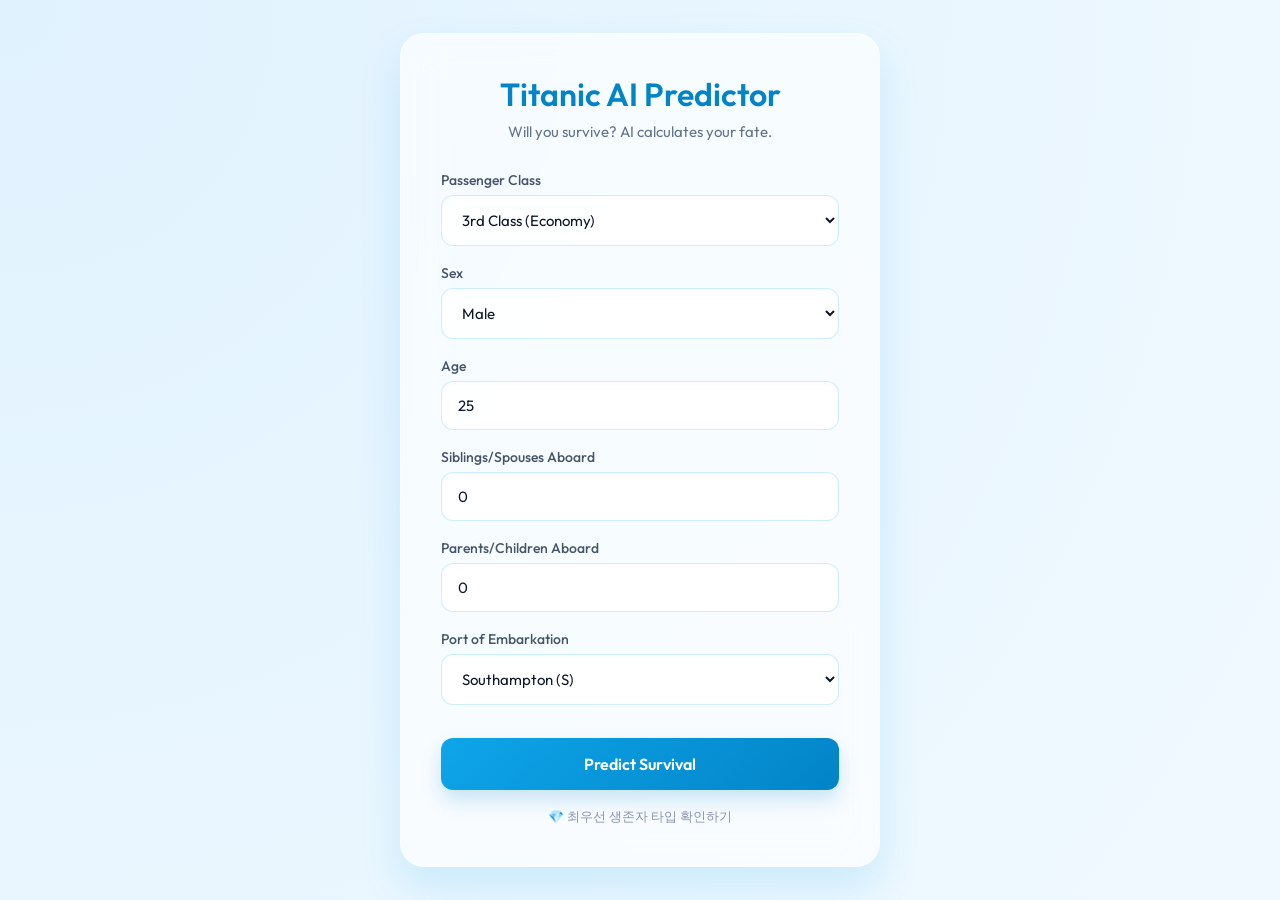
<file: index.html>
<!DOCTYPE html>
<html lang="en">
<head>
    <meta charset="UTF-8">
    <meta name="viewport" content="width=device-width, initial-scale=1.0">
    <title>Titanic AI - Survival Predictor</title>
    <!-- Modern Clean Typography -->
    <link href="https://fonts.googleapis.com/css2?family=Outfit:wght@300;400;600&display=swap" rel="stylesheet">
    <link rel="stylesheet" href="./static/style.css">
</head>
<body>
    <div class="glass-container">
        <h1>Titanic AI Predictor</h1>
        <p class="subtitle">Will you survive? AI calculates your fate.</p>
        
        <!-- Standard HTML form submission -->
        <form action="./result.html" method="GET">
            <div class="input-group">
                <label>Passenger Class</label>
                <select name="pclass" required>
                    <option value="1">1st Class (Luxury)</option>
                    <option value="2">2nd Class</option>
                    <option value="3" selected>3rd Class (Economy)</option>
                </select>
            </div>
            
            <div class="input-group">
                <label>Sex</label>
                <select name="sex" required>
                    <option value="1">Male</option>
                    <option value="0">Female</option>
                </select>
            </div>
            
            <div class="input-group">
                <label>Age</label>
                <input type="number" name="age" min="0" max="120" step="1" value="25" required>
            </div>
            
            <div class="input-group">
                <label>Siblings/Spouses Aboard</label>
                <input type="number" name="sibsp" min="0" max="10" value="0" required>
            </div>
            
            <div class="input-group">
                <label>Parents/Children Aboard</label>
                <input type="number" name="parch" min="0" max="10" value="0" required>
            </div>
            
            <div class="input-group">
                <label>Port of Embarkation</label>
                <select name="embarked" required>
                    <option value="C">Cherbourg (C)</option>
                    <option value="Q">Queenstown (Q)</option>
                    <option value="S" selected>Southampton (S)</option>
                </select>
            </div>
            
            <button type="submit" class="glow-on-hover">Predict Survival</button>
            <div style="margin-top: 15px; text-align: center;">
                <a href="./best_type.html" style="font-size: 0.8em; color: #8892b0; text-decoration: none;">💎 최우선 생존자 타입 확인하기</a>
            </div>
        </form>
    </div>

            <!-- Removed tsParticles script -->
    </script>
</body>
</html>
</file>
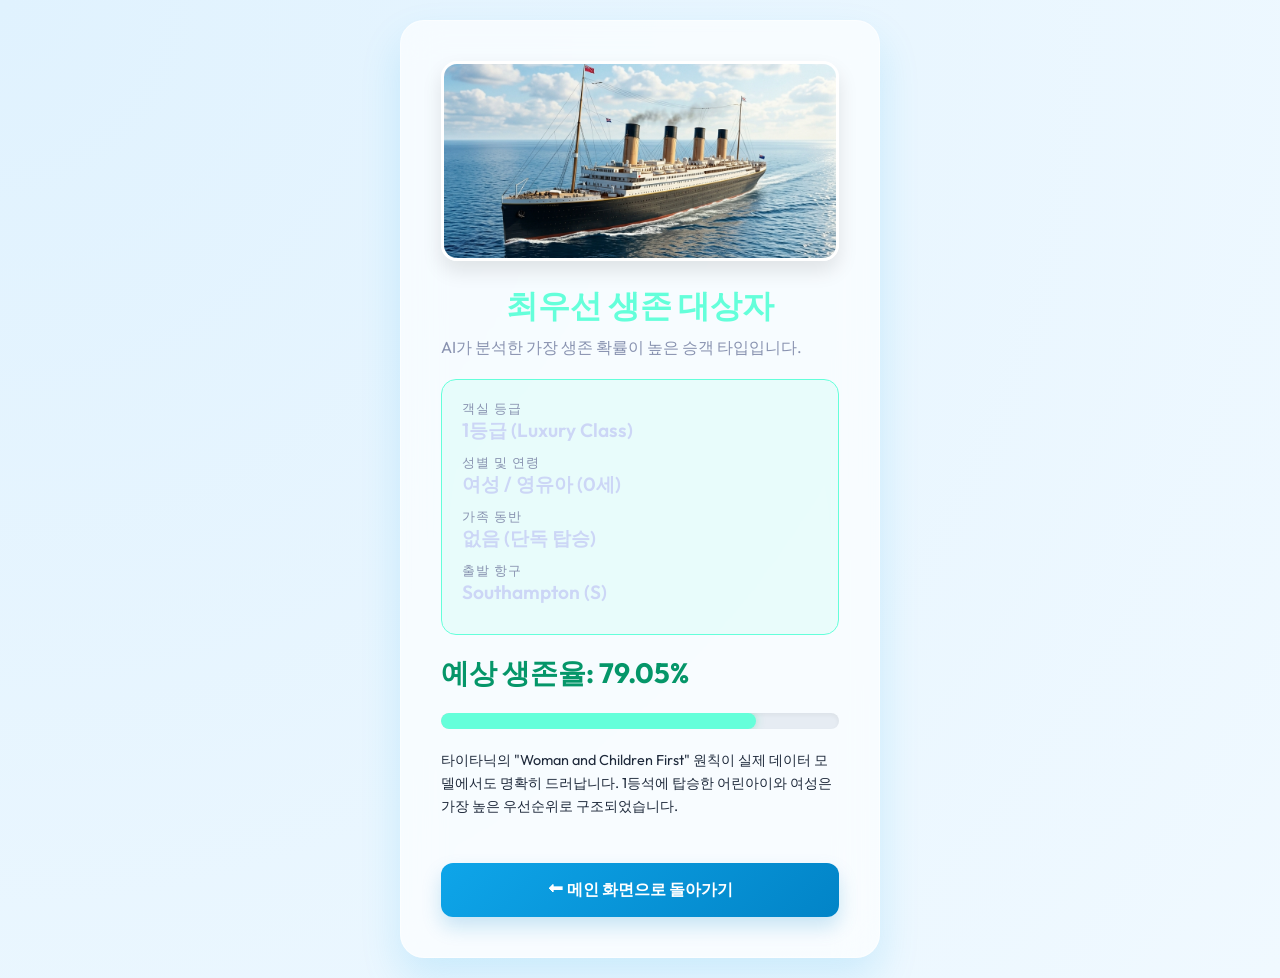
<file: best_type.html>
<!DOCTYPE html>
<html lang="ko">
<head>
    <meta charset="UTF-8">
    <meta name="viewport" content="width=device-width, initial-scale=1.0">
    <title>Titanic AI - 최고의 생존자 타입</title>
    <link href="https://fonts.googleapis.com/css2?family=Outfit:wght@300;400;600&display=swap" rel="stylesheet">
    <link rel="stylesheet" href="./static/style.css">
    <style>
        .best-card {
            background: rgba(100, 255, 218, 0.1);
            border: 1px solid #64ffda;
            border-radius: 15px;
            padding: 20px;
            margin: 20px 0;
            text-align: left;
        }
        .best-label {
            color: #8892b0;
            font-size: 0.8em;
            text-transform: uppercase;
            letter-spacing: 1px;
        }
        .best-value {
            color: #ccd6f6;
            font-size: 1.2em;
            font-weight: 600;
            margin-bottom: 10px;
        }
    </style>
</head>
<body>
    <div class="glass-container">
        <img src="./static/titanic.png" class="titanic-img" alt="Royal Passenger Model">
        <h1 style="color: #64ffda;">최우선 생존 대상자</h1>
        <p style="color: #8892b0;">AI가 분석한 가장 생존 확률이 높은 승객 타입입니다.</p>

        <div class="best-card">
            <div class="best-label">객실 등급</div>
            <div class="best-value">1등급 (Luxury Class)</div>
            
            <div class="best-label">성별 및 연령</div>
            <div class="best-value">여성 / 영유아 (0세)</div>
            
            <div class="best-label">가족 동반</div>
            <div class="best-value">없음 (단독 탑승)</div>
            
            <div class="best-label">출발 항구</div>
            <div class="best-value">Southampton (S)</div>
        </div>

        <div class="result-box" style="display: block;">
            <h2 class="survived" style="font-size: 28px;">예상 생존율: 79.05%</h2>
            <div class="prob-bar-container" style="margin: 20px auto;">
                <div class="prob-bar" style="width: 79.05%; background: #64ffda;"></div>
            </div>
            <p style="font-size: 0.9em; line-height: 1.6;">
                타이타닉의 "Woman and Children First" 원칙이 실제 데이터 모델에서도 명확히 드러납니다. 
                1등석에 탑승한 어린아이와 여성은 가장 높은 우선순위로 구조되었습니다.
            </p>
            
            <div style="text-align: center; margin-top: 30px;">
                <a href="./index.html" style="text-decoration: none;">
                    <button class="glow-on-hover return-btn">⬅ 메인 화면으로 돌아가기</button>
                </a>
            </div>
        </div>
    </div>
</body>
</html>
</file>
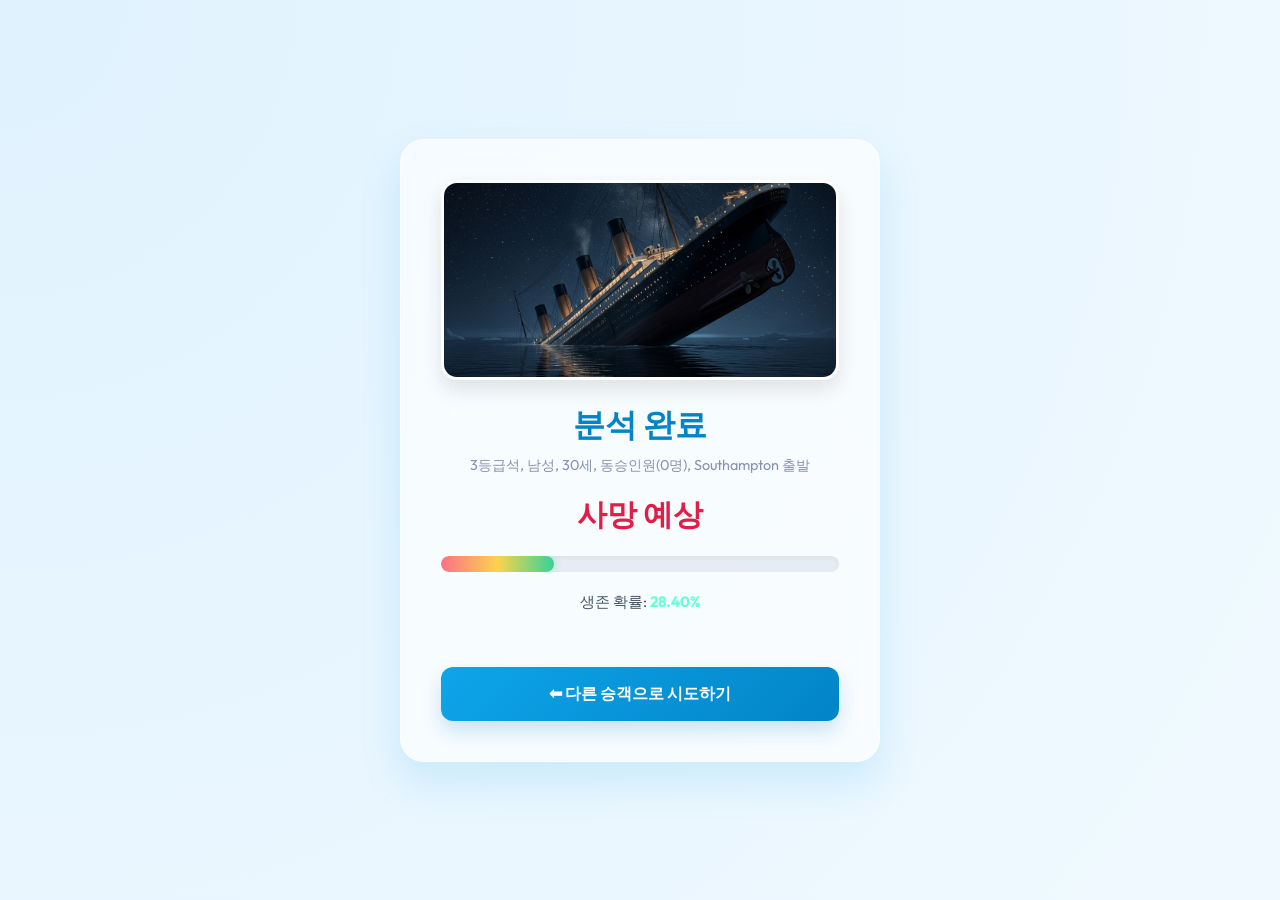
<file: result.html>
<!DOCTYPE html>
<html lang="en">

<head>
    <meta charset="UTF-8">
    <meta name="viewport" content="width=device-width, initial-scale=1.0">
    <title>Titanic AI - Result</title>
    <link href="https://fonts.googleapis.com/css2?family=Outfit:wght@300;400;600&display=swap" rel="stylesheet">
    <link rel="stylesheet" href="./static/style.css">
</head>
<body>
    <div class="glass-container">
        <img src="./static/sinking_titanic.png" class="titanic-img" alt="The Sinking Titanic">
        <h1>분석 완료</h1>

        <div id="input-summary" style="margin-bottom: 20px; text-align: center; color: #8892b0; font-size: 0.9em;">
            <p><span id="summary-text">정보를 불러오는 중...</span></p>
        </div>

        <div class="result-box" style="display: block; animation: popIn 0.8s cubic-bezier(0.1, 0.8, 0.2, 1);">
            <h2 id="result-text" style="font-size: 30px; text-align: center;">계산 중...</h2>


            <div class="prob-bar-container" style="margin: 20px auto;">
                <div class="prob-bar" id="prob-bar" style="width: 0%;"></div>
            </div>
            <p id="prob-text" style="text-align: center;">생존 확률: <strong style="color: #64ffda;">0%</strong></p>

            <div style="text-align: center; margin-top: 40px;">
                <a href="./index.html" style="text-decoration: none;">
                    <button class="glow-on-hover return-btn">⬅ 다른 승객으로 시도하기</button>
                </a>
            </div>
        </div>
    </div>

    <script>
        document.addEventListener("DOMContentLoaded", async () => {
            // Read URL Parameters from index.html form submission
            const urlParams = new URLSearchParams(window.location.search);
            const pclass = parseInt(urlParams.get('pclass')) || 3;
            const sexStr = urlParams.get('sex');
            const sex = (sexStr && !isNaN(parseInt(sexStr))) ? parseInt(sexStr) : 1; // 1=Male, 0=Female
            const age = parseFloat(urlParams.get('age')) || 30;
            const sibsp = parseInt(urlParams.get('sibsp')) || 0;
            const parch = parseInt(urlParams.get('parch')) || 0;
            const embarkedStr = (urlParams.get('embarked') || 'S').toUpperCase();

            const embarkedMapText = { 'C': 'Cherbourg', 'Q': 'Queenstown', 'S': 'Southampton' };
            const summaryText = `${pclass}등급석, ${sex === 1 ? '남성' : '여성'}, ${age}세, 동승인원(${sibsp + parch}명), ${embarkedMapText[embarkedStr] || embarkedStr} 출발`;
            document.getElementById('summary-text').textContent = summaryText;

            try {
                // Fetch the exported weights, scaler mean/scale, and label encoder
                const response = await fetch('./static/model_meta.json');
                const meta = await response.json();

                // 1. Encode 'Embarked' (fallback to most frequent 'S' map if missing)
                const embarkedIdx = meta.label_encoder.classes.indexOf(embarkedStr);
                const embarkedMap = (embarkedIdx !== -1) ? embarkedIdx : 2; // Assuming 2 is 'S' alphabetically 

                // 2. Prepare feature vector with exact same order as python model:
                // df.columns -> Pclass, Sex, Age, SibSp, Parch, Embarked
                const features = [pclass, sex, age, sibsp, parch, embarkedMap];

                // 3. Scaling inputs
                const scaled = features.map((val, i) => {
                    return (val - meta.scaler.mean[i]) / meta.scaler.scale[i];
                });

                // 4. Client-side Neural Network forward pass (MLP predict)
                let activations = scaled;

                for (let i = 0; i < meta.layers.length; i++) {
                    const layer = meta.layers[i];

                    let numNeurons = layer.w[0].length;
                    let nextActivations = new Array(numNeurons).fill(0);

                    for (let j = 0; j < numNeurons; j++) {
                        let sum = 0;
                        // Matrix Multiplication: output[j] = sum(input[k] * W[k][j])
                        for (let k = 0; k < activations.length; k++) {
                            sum += activations[k] * layer.w[k][j];
                        }
                        sum += layer.b[j];

                        // Apply Activation
                        if (layer.activation === 'relu') {
                            sum = Math.max(0, sum);
                        } else if (layer.activation === 'sigmoid') {
                            sum = 1 / (1 + Math.exp(-sum));
                        }
                        nextActivations[j] = sum;
                    }
                    activations = nextActivations;
                }

                // Predict Probability
                const probVal = activations[0];
                const survived = probVal > 0.5;
                const probPercent = probVal * 100;

                // 5. DOM Update
                setTimeout(() => {
                    const rt = document.getElementById('result-text');
                    rt.textContent = survived ? '생존 예상' : '사망 예상';
                    rt.className = survived ? 'survived' : 'perished';




                    document.getElementById('prob-text').innerHTML = `생존 확률: <strong style="color: #64ffda;">${probPercent.toFixed(2)}%</strong>`;
                    document.getElementById('prob-bar').style.width = probPercent + '%';
                }, 500);

            } catch (err) {
                console.error('Failed to run local prediction model:', err);
                const rt = document.getElementById('result-text');
                rt.textContent = '모델 로드 오류';
                rt.className = 'perished';
                document.getElementById('prob-text').innerHTML = `<strong style="color: #ff6b6b;">가중치 파일을 불러오는데 실패했습니다. 로컬 서버(예: Live Server)를 통해 실행 중인지 확인해 주세요.</strong>`;
            }
        });
    </script>
</body>

</html>
</file>
<file: static/style.css>
* {
    margin: 0;
    padding: 0;
    box-sizing: border-box;
    font-family: 'Outfit', sans-serif;
}

body {
    /* Bright, elegant oceanic light theme */
    background: #f0f9ff;
    background-image: radial-gradient(circle at top left, #e0f2fe, #f0f9ff);
    min-height: 100vh;
    display: flex;
    justify-content: center;
    align-items: center;
    color: #1e293b;
    padding: 20px;
    position: relative;
    overflow-x: hidden;
}

#tsparticles {
    position: absolute;
    top: 0;
    left: 0;
    width: 100%;
    height: 100%;
    z-index: -1;
}

/* Glassmorphism Container (Light Version) */
.glass-container {
    background: rgba(255, 255, 255, 0.65);
    backdrop-filter: blur(20px);
    -webkit-backdrop-filter: blur(20px);
    border: 1px solid rgba(255, 255, 255, 0.5);
    border-radius: 24px;
    padding: 40px;
    width: 100%;
    max-width: 480px;
    box-shadow: 0 20px 40px rgba(14, 165, 233, 0.15);
    animation: fadeIn 0.8s ease-out;
}

@keyframes fadeIn {
    from { opacity: 0; transform: translateY(20px); }
    to { opacity: 1; transform: translateY(0); }
}

h1 {
    color: #0284c7;
    font-size: 32px;
    text-align: center;
    margin-bottom: 8px;
    font-weight: 600;
}

.subtitle {
    text-align: center;
    font-size: 15px;
    color: #64748b;
    margin-bottom: 30px;
}

.input-group {
    margin-bottom: 18px;
    position: relative;
}

label {
    display: block;
    margin-bottom: 6px;
    font-size: 14px;
    color: #475569;
    font-weight: 500;
}

input, select {
    width: 100%;
    padding: 14px 16px;
    border-radius: 12px;
    background: rgba(255, 255, 255, 0.9);
    border: 1px solid rgba(14, 165, 233, 0.2);
    color: #0f172a;
    font-size: 15px;
    transition: all 0.3s ease;
    box-shadow: inset 0 2px 4px rgba(0,0,0,0.02);
}

input:focus, select:focus {
    outline: none;
    border-color: #38bdf8;
    box-shadow: 0 0 0 3px rgba(56, 189, 248, 0.2);
}

/* Bright Theme Button */
.glow-on-hover {
    width: 100%;
    padding: 16px;
    border: none;
    border-radius: 12px;
    background: linear-gradient(135deg, #0ea5e9, #0284c7);
    color: #ffffff;
    font-weight: 600;
    font-size: 16px;
    cursor: pointer;
    transition: all 0.3s ease;
    margin-top: 15px;
    box-shadow: 0 10px 20px rgba(2, 132, 199, 0.2);
}

.glow-on-hover:hover {
    transform: translateY(-2px);
    box-shadow: 0 15px 25px rgba(2, 132, 199, 0.3);
    background: linear-gradient(135deg, #38bdf8, #0ea5e9);
}

.glow-on-hover:active {
    transform: translateY(0);
}

.hidden {
    display: none !important;
}

/* Prediction Result Styles */
#result {
    margin-top: 20px;
    text-align: center;
    padding-top: 20px;
    animation: popIn 0.8s cubic-bezier(0.1, 0.8, 0.2, 1);
}

@keyframes popIn {
    from { opacity: 0; transform: scale(0.95); }
    to { opacity: 1; transform: scale(1); }
}

#result-text {
    font-size: 28px;
    margin-bottom: 20px;
    font-weight: 600;
}

.survived { color: #059669; } /* Deep Emerald */
.perished { color: #e11d48; } /* Deep Rose */

.prob-bar-container {
    width: 100%;
    height: 16px;
    background: rgba(226, 232, 240, 0.8);
    border-radius: 8px;
    overflow: hidden;
    margin: 20px auto;
    box-shadow: inset 0 2px 4px rgba(0,0,0,0.05);
}

.prob-bar {
    height: 100%;
    width: 0;
    background: linear-gradient(90deg, #fb7185, #fcd34d, #34d399); /* Rose to Amber to Emerald */
    border-radius: 8px;
    transition: width 1.2s cubic-bezier(0.2, 0.8, 0.2, 1);
    box-shadow: 0 0 10px rgba(52, 211, 153, 0.4);
}

#prob-text {
    font-size: 15px;
    color: #475569;
}

/* Titanic Graphic */
.titanic-img {
    width: 100%;
    max-height: 200px;
    object-fit: cover;
    border-radius: 16px;
    margin-bottom: 20px;
    box-shadow: 0 10px 20px rgba(0,0,0,0.1);
    border: 3px solid white;
}
</file>
